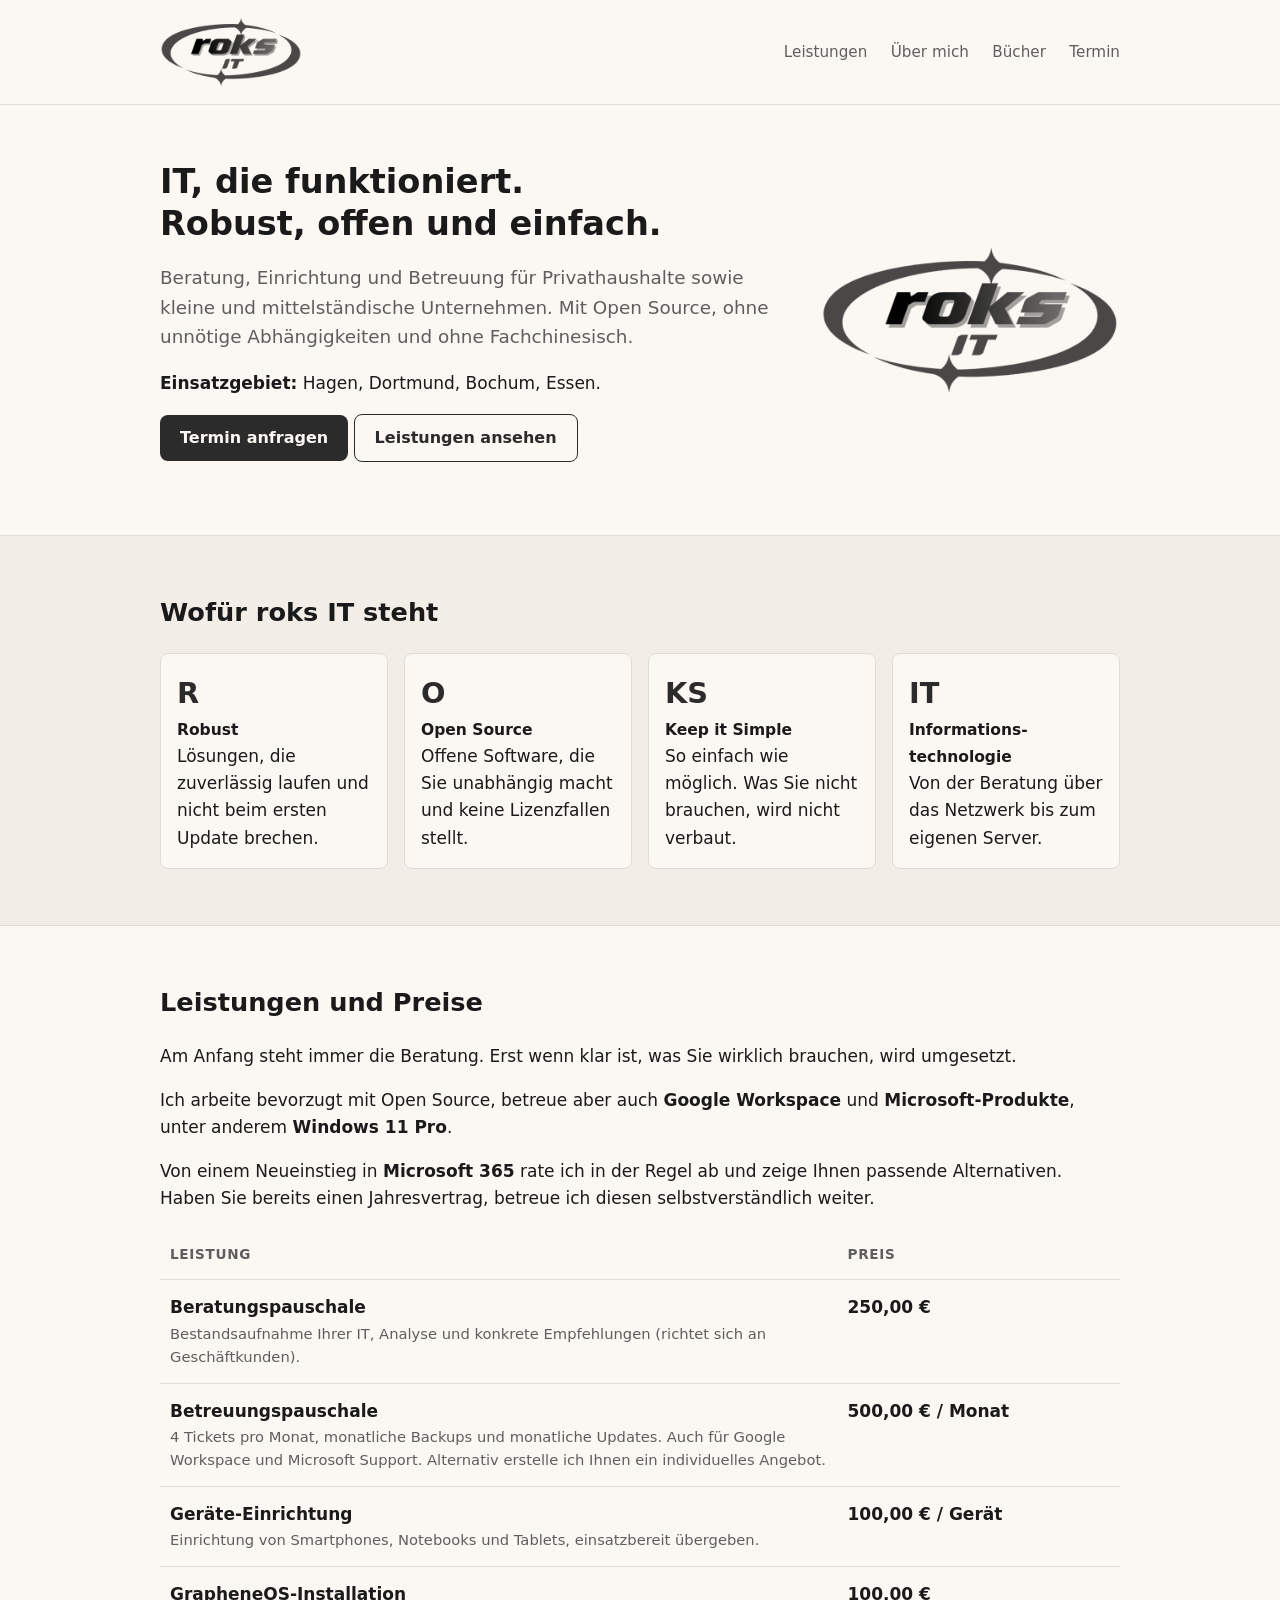
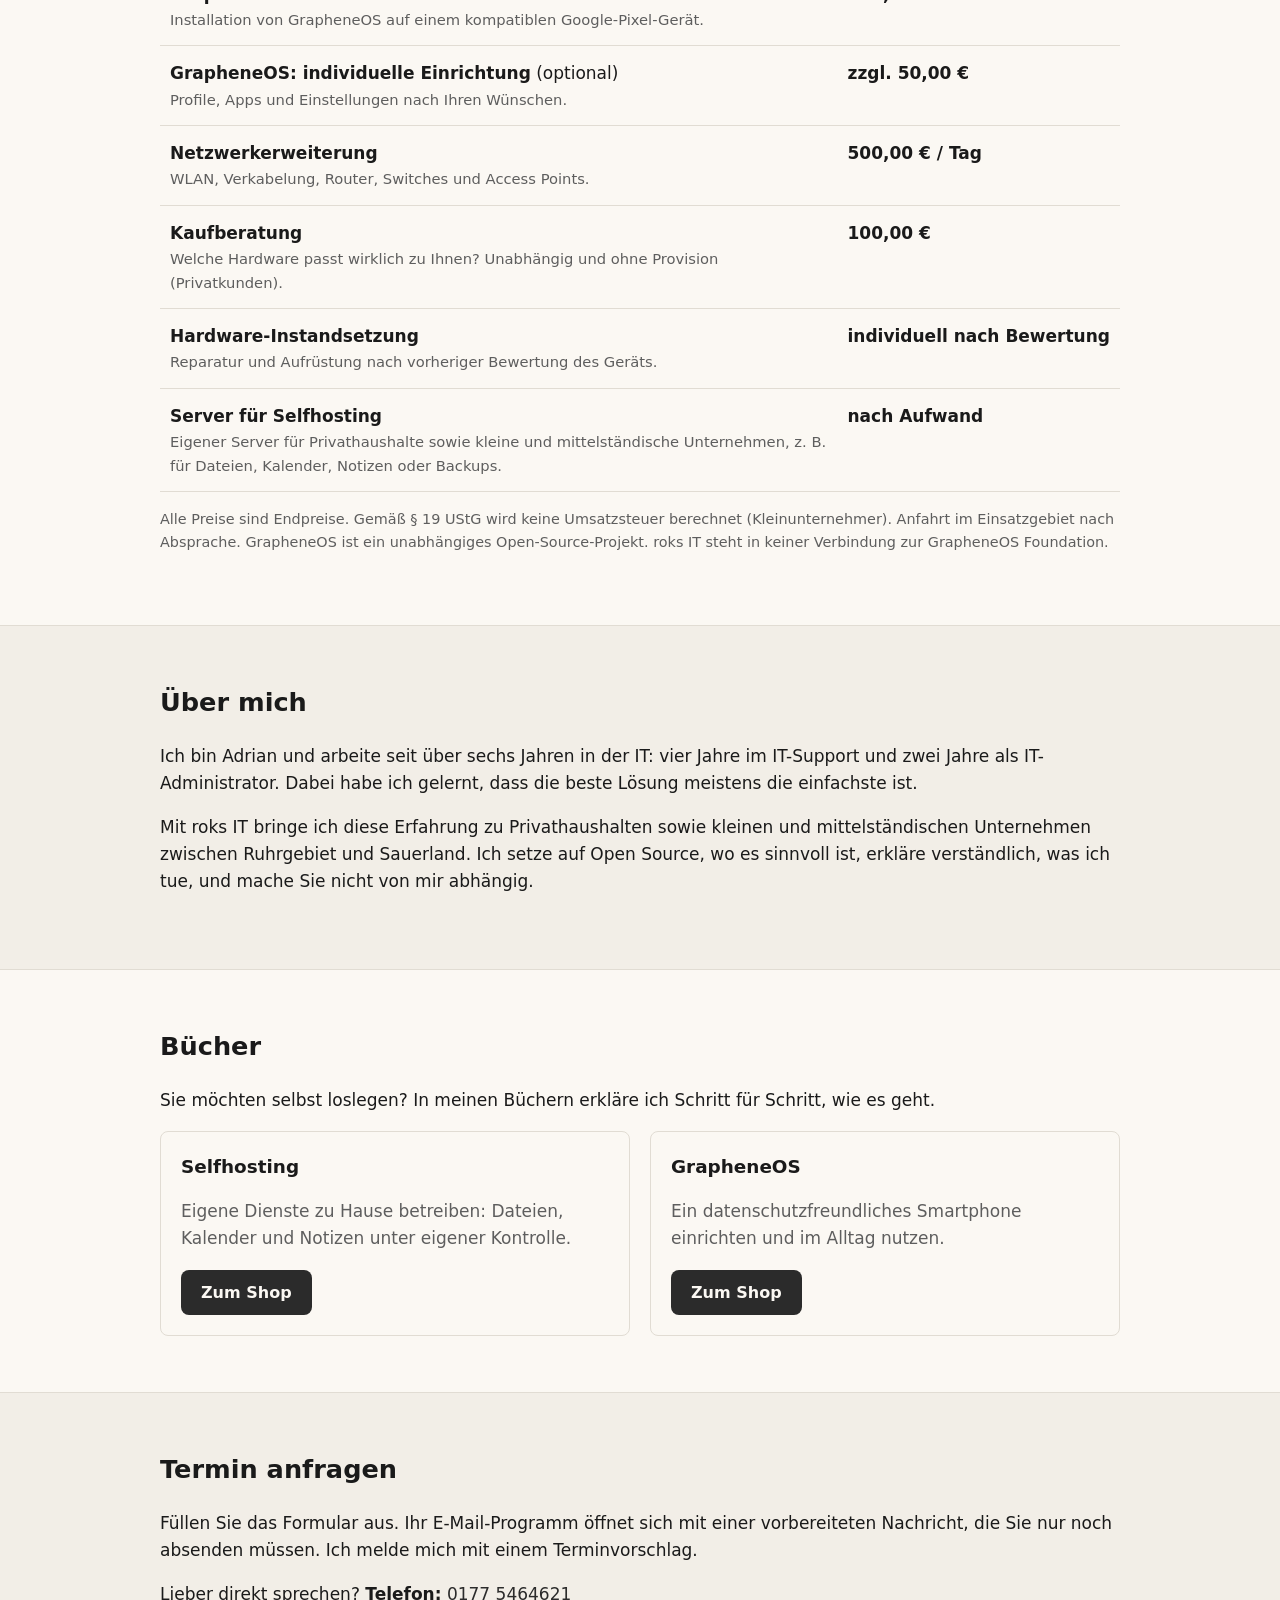
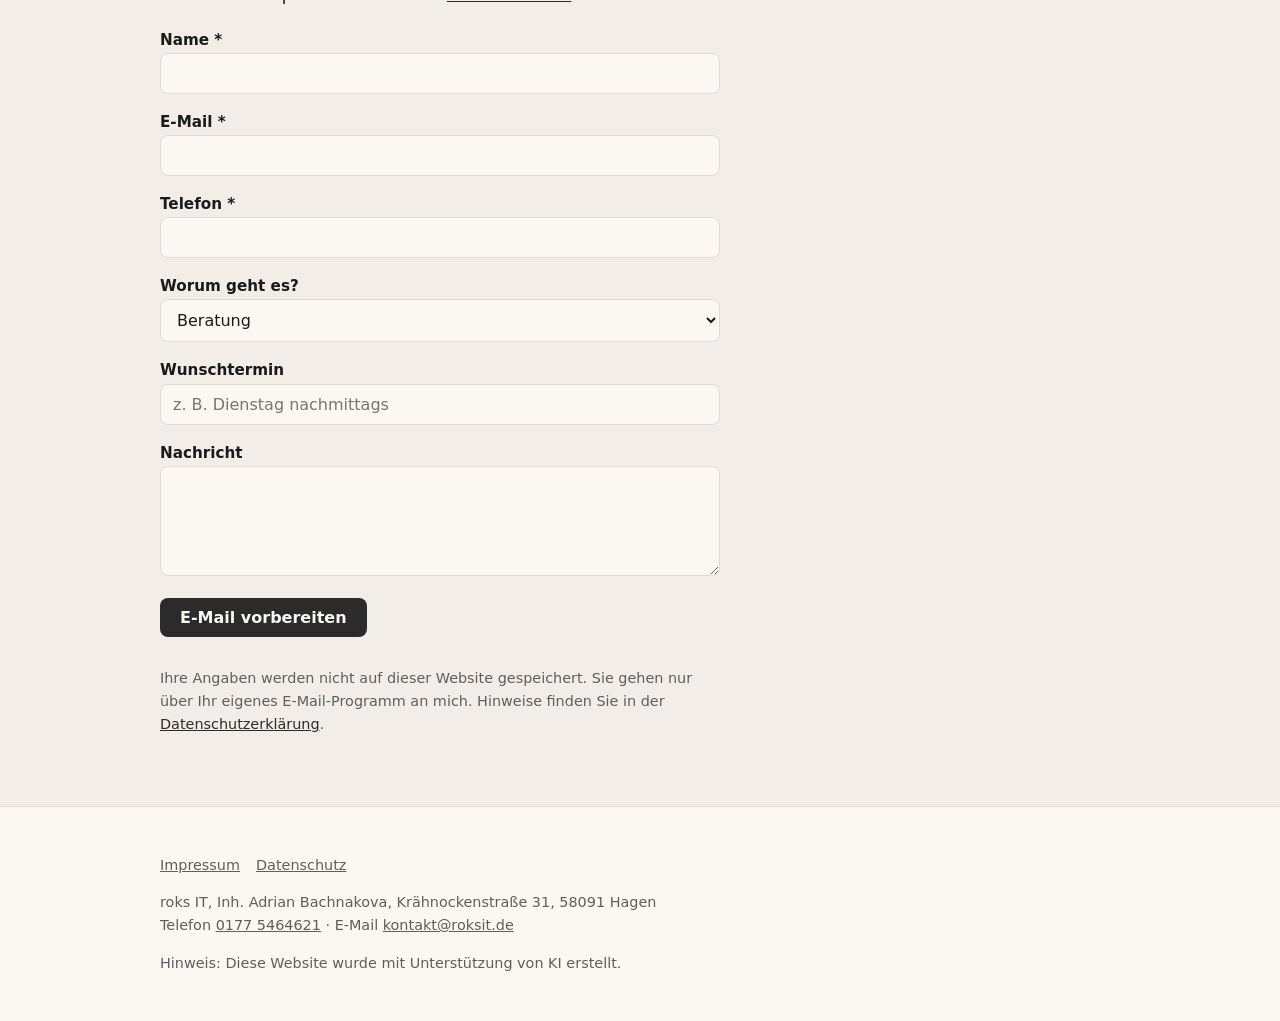
<file: public/index.html>
<!doctype html>
<html lang="de">
<head>
  <meta charset="utf-8">
  <meta name="viewport" content="width=device-width, initial-scale=1">
  <title>roks IT | Robuste, offene und einfache IT aus Hagen</title>
  <meta name="description" content="roks IT: IT-Beratung, Betreuung, Netzwerk, Geräteeinrichtung, GrapheneOS, Selfhosting, Google Workspace und Windows 11 Pro für Privathaushalte sowie kleine und mittelständische Unternehmen in Hagen, Dortmund, Bochum, Essen und bis Lüdenscheid.">
  <link rel="icon" type="image/png" href="favicon.png">
  <link rel="stylesheet" href="style.css">
</head>
<body>

<header class="site">
  <div class="wrap">
    <a class="logo" href="#top"><img src="logo.png" alt="roks IT Logo" width="712" height="360"></a>
    <nav>
      <a href="#leistungen">Leistungen</a>
      <a href="#ueber-mich">Über mich</a>
      <a href="#buecher">Bücher</a>
      <a href="#termin">Termin</a>
    </nav>
  </div>
</header>

<main id="top">

  <!-- Einstieg -->
  <section>
    <div class="wrap hero">
      <div>
      <h1>IT, die funktioniert.<br>Robust, offen und einfach.</h1>
      <p class="lead">Beratung, Einrichtung und Betreuung für Privathaushalte sowie kleine und mittelständische Unternehmen. Mit Open Source, ohne unnötige Abhängigkeiten und ohne Fachchinesisch.</p>
      <p><strong>Einsatzgebiet:</strong> Hagen, Dortmund, Bochum, Essen.</p>
      <p>
        <a class="btn" href="#termin">Termin anfragen</a>
        <a class="btn secondary" href="#leistungen">Leistungen ansehen</a>
      </p>
      </div>
      <img class="hero-logo logo-img" src="logo.png" alt="" width="712" height="360">
    </div>
  </section>

  <!-- Namensbedeutung -->
  <section class="alt">
    <div class="wrap">
      <h2>Wofür roks IT steht</h2>
      <div class="acronym">
        <div><span class="letter">R</span><strong>Robust</strong><br>Lösungen, die zuverlässig laufen und nicht beim ersten Update brechen.</div>
        <div><span class="letter">O</span><strong>Open Source</strong><br>Offene Software, die Sie unabhängig macht und keine Lizenzfallen stellt.</div>
        <div><span class="letter">KS</span><strong>Keep it Simple</strong><br>So einfach wie möglich. Was Sie nicht brauchen, wird nicht verbaut.</div>
        <div><span class="letter">IT</span><strong>Informations&shy;technologie</strong><br>Von der Beratung über das Netzwerk bis zum eigenen Server.</div>
      </div>
    </div>
  </section>

  <!-- Leistungen und Preise -->
  <section id="leistungen">
    <div class="wrap">
      <h2>Leistungen und Preise</h2>
      <p>Am Anfang steht immer die Beratung. Erst wenn klar ist, was Sie wirklich brauchen, wird umgesetzt.</p>
      <p>Ich arbeite bevorzugt mit Open Source, betreue aber auch <strong>Google Workspace</strong> und <strong>Microsoft-Produkte</strong>, unter anderem <strong>Windows 11 Pro</strong>.</p>
      <p>Von einem Neueinstieg in <strong>Microsoft 365</strong> rate ich in der Regel ab und zeige Ihnen passende Alternativen. Haben Sie bereits einen Jahresvertrag, betreue ich diesen selbstverständlich weiter.</p>

      <table class="prices">
        <thead>
          <tr><th>Leistung</th><th>Preis</th></tr>
        </thead>
        <tbody>
          <tr>
            <td><strong>Beratungspauschale</strong>
              <span class="desc">Bestandsaufnahme Ihrer IT, Analyse und konkrete Empfehlungen (richtet sich an Geschäftkunden).</span></td>
            <td class="price">250,00 €</td>
          </tr>
          <tr>
            <td><strong>Betreuungspauschale</strong>
              <span class="desc">4 Tickets pro Monat, monatliche Backups und monatliche Updates. Auch für Google Workspace und Microsoft Support. Alternativ erstelle ich Ihnen ein individuelles Angebot.</span></td>
            <td class="price">500,00 € / Monat</td>
          </tr>
          <tr>
            <td><strong>Geräte-Einrichtung</strong>
              <span class="desc">Einrichtung von Smartphones, Notebooks und Tablets, einsatzbereit übergeben.</span></td>
            <td class="price">100,00 € / Gerät</td>
          </tr>
          <tr>
            <td><strong>GrapheneOS-Installation</strong>
              <span class="desc">Installation von GrapheneOS auf einem kompatiblen Google-Pixel-Gerät.</span></td>
            <td class="price">100,00 €</td>
          </tr>
          <tr>
            <td><strong>GrapheneOS: individuelle Einrichtung</strong> (optional)
              <span class="desc">Profile, Apps und Einstellungen nach Ihren Wünschen.</span></td>
            <td class="price">zzgl. 50,00 €</td>
          </tr>
          <tr>
            <td><strong>Netzwerkerweiterung</strong>
              <span class="desc">WLAN, Verkabelung, Router, Switches und Access Points.</span></td>
            <td class="price">500,00 € / Tag</td>
          </tr>
          <tr>
            <td><strong>Kaufberatung</strong>
              <span class="desc">Welche Hardware passt wirklich zu Ihnen? Unabhängig und ohne Provision (Privatkunden).</span></td>
            <td class="price">100,00 €</td>
          </tr>
          <tr>
            <td><strong>Hardware-Instandsetzung</strong>
              <span class="desc">Reparatur und Aufrüstung nach vorheriger Bewertung des Geräts.</span></td>
            <td class="price">individuell nach Bewertung</td>
          </tr>
          <tr>
            <td><strong>Server für Selfhosting</strong>
              <span class="desc">Eigener Server für Privathaushalte sowie kleine und mittelständische Unternehmen, z. B. für Dateien, Kalender, Notizen oder Backups.</span></td>
            <td class="price">nach Aufwand</td>
          </tr>
        </tbody>
      </table>

      <p class="note">Alle Preise sind Endpreise. Gemäß § 19 UStG wird keine Umsatzsteuer berechnet (Kleinunternehmer). Anfahrt im Einsatzgebiet nach Absprache. GrapheneOS ist ein unabhängiges Open-Source-Projekt. roks IT steht in keiner Verbindung zur GrapheneOS Foundation.</p>
    </div>
  </section>

  <!-- Über mich -->
  <section id="ueber-mich" class="alt">
    <div class="wrap">
      <h2>Über mich</h2>
      <p>Ich bin Adrian und arbeite seit über sechs Jahren in der IT: vier Jahre im IT-Support und zwei Jahre als IT-Administrator. Dabei habe ich gelernt, dass die beste Lösung meistens die einfachste ist.</p>
      <p>Mit roks IT bringe ich diese Erfahrung zu Privathaushalten sowie kleinen und mittelständischen Unternehmen zwischen Ruhrgebiet und Sauerland. Ich setze auf Open Source, wo es sinnvoll ist, erkläre verständlich, was ich tue, und mache Sie nicht von mir abhängig.</p>
    </div>
  </section>

  <!-- Bücher -->
  <section id="buecher">
    <div class="wrap">
      <h2>Bücher</h2>
      <p>Sie möchten selbst loslegen? In meinen Büchern erkläre ich Schritt für Schritt, wie es geht.</p>
      <div class="cards">
        <div class="card">
          <h3>Selfhosting</h3>
          <p>Eigene Dienste zu Hause betreiben: Dateien, Kalender und Notizen unter eigener Kontrolle.</p>
          <!-- Link zum Shop eintragen -->
          <a class="btn" href="#">Zum Shop</a>
        </div>
        <div class="card">
          <h3>GrapheneOS</h3>
          <p>Ein datenschutzfreundliches Smartphone einrichten und im Alltag nutzen.</p>
          <!-- Link zum Shop eintragen -->
          <a class="btn" href="#">Zum Shop</a>
        </div>
      </div>
    </div>
  </section>

  <!-- Terminanfrage -->
  <section id="termin" class="alt">
    <div class="wrap">
      <h2>Termin anfragen</h2>
      <p>Füllen Sie das Formular aus. Ihr E-Mail-Programm öffnet sich mit einer vorbereiteten Nachricht, die Sie nur noch absenden müssen. Ich melde mich mit einem Terminvorschlag.</p>
      <p>Lieber direkt sprechen? <strong>Telefon:</strong> <a href="tel:+491775464621">0177 5464621</a></p>

      <form class="contact" id="terminForm">
        <div>
          <label for="name">Name *</label>
          <input id="name" name="name" type="text" required autocomplete="name">
        </div>
        <div>
          <label for="email">E-Mail *</label>
          <input id="email" name="email" type="email" required autocomplete="email">
        </div>
        <div>
          <label for="telefon">Telefon *</label>
          <input id="telefon" name="telefon" type="tel" required autocomplete="tel">
        </div>
        <div>
          <label for="leistung">Worum geht es?</label>
          <select id="leistung" name="leistung">
            <option>Beratung</option>
            <option>Betreuung</option>
            <option>Geräte-Einrichtung</option>
            <option>GrapheneOS</option>
            <option>Netzwerk</option>
            <option>Kaufberatung</option>
            <option>Hardware-Instandsetzung</option>
            <option>Selfhosting-Server</option>
            <option>Sonstiges</option>
          </select>
        </div>
        <div>
          <label for="wunschtermin">Wunschtermin</label>
          <input id="wunschtermin" name="wunschtermin" type="text" placeholder="z. B. Dienstag nachmittags">
        </div>
        <div>
          <label for="nachricht">Nachricht</label>
          <textarea id="nachricht" name="nachricht"></textarea>
        </div>
        <div>
          <button class="btn" type="submit">E-Mail vorbereiten</button>
        </div>
        <p class="note">Ihre Angaben werden nicht auf dieser Website gespeichert. Sie gehen nur über Ihr eigenes E-Mail-Programm an mich. Hinweise finden Sie in der <a href="datenschutz.html">Datenschutzerklärung</a>.</p>
      </form>
    </div>
  </section>

</main>

<footer class="site">
  <div class="wrap">
    <p class="links"><a href="impressum.html">Impressum</a><a href="datenschutz.html">Datenschutz</a></p>
    <p>roks IT, Inh. Adrian Bachnakova, Krähnockenstraße 31, 58091 Hagen<br>Telefon <a href="tel:+491775464621">0177 5464621</a> · E-Mail <a href="mailto:kontakt@roksit.de">kontakt@roksit.de</a></p>
    <p>Hinweis: Diese Website wurde mit Unterstützung von KI erstellt.</p>
  </div>
</footer>

<script src="formular.js"></script>

</body>
</html>
</file>
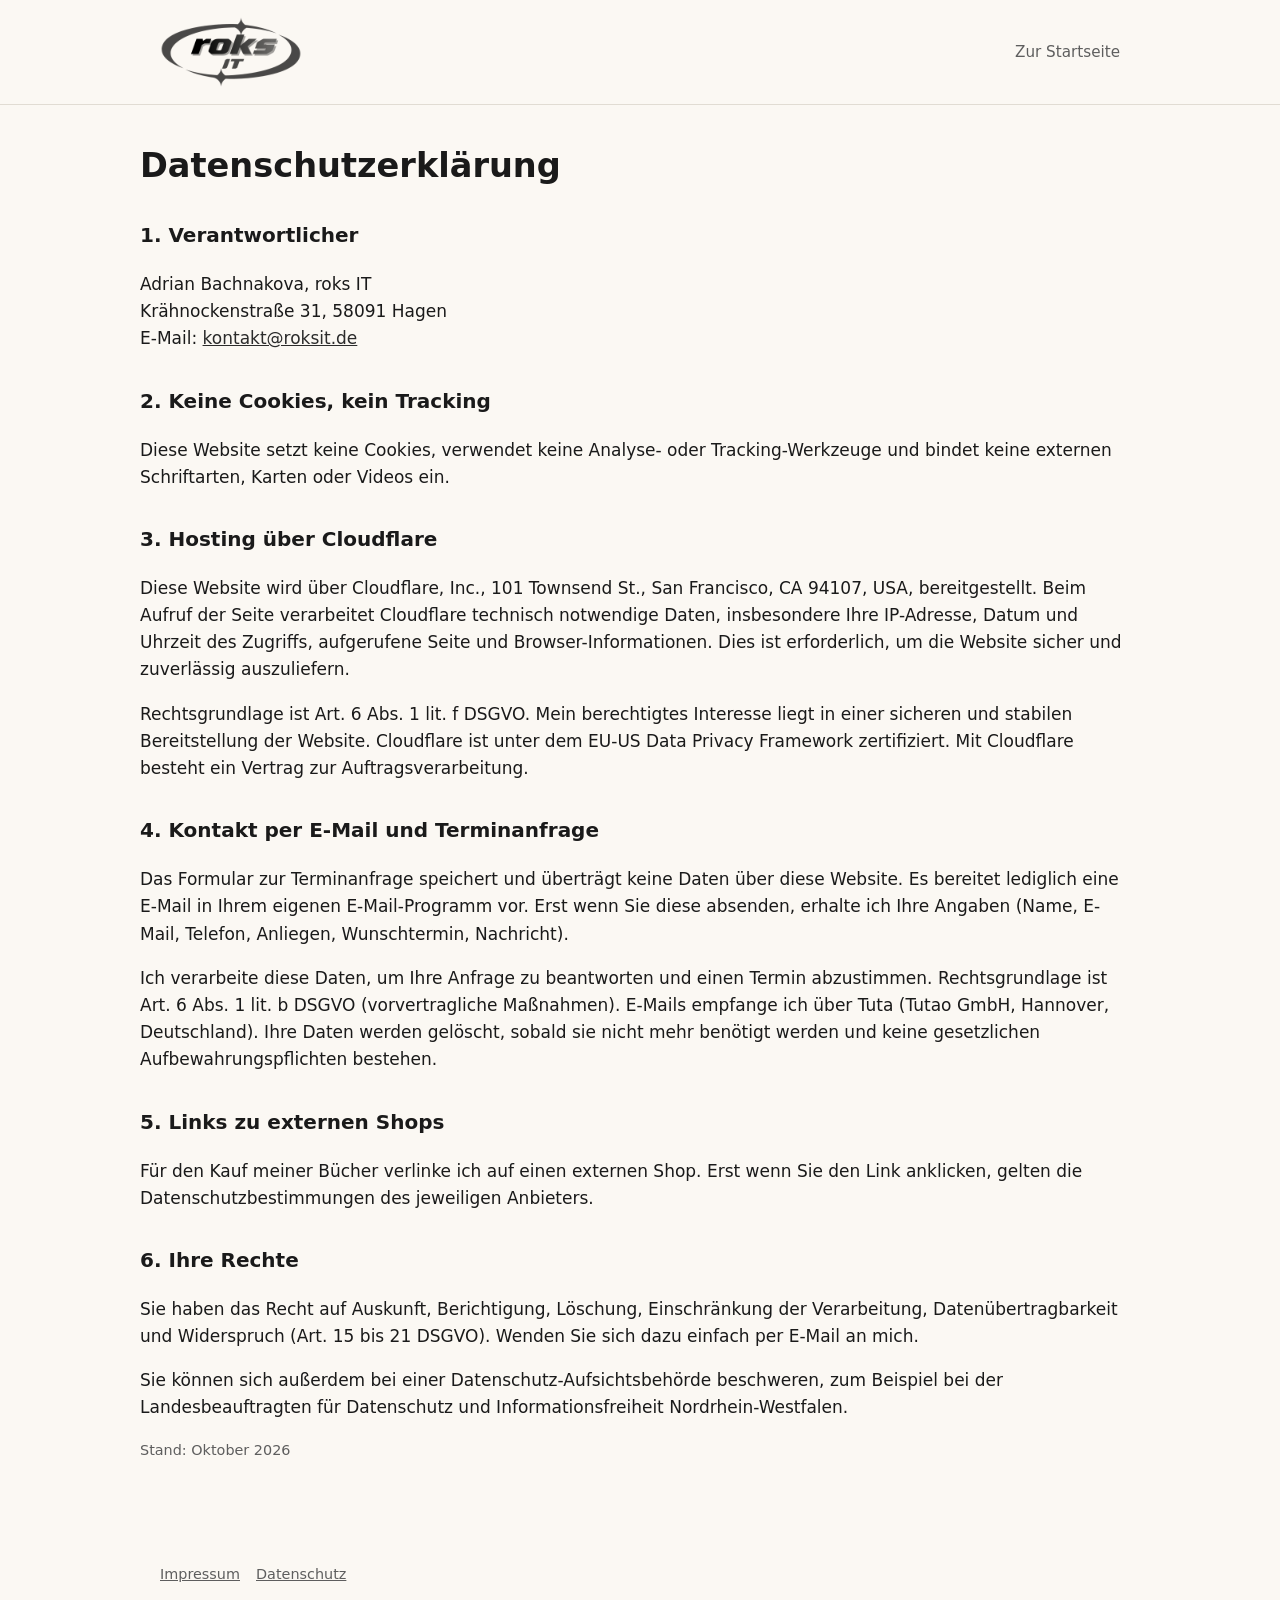
<file: public/datenschutz.html>
<!doctype html>
<html lang="de">
<head>
  <meta charset="utf-8">
  <meta name="viewport" content="width=device-width, initial-scale=1">
  <title>Datenschutz | roks IT</title>
  <meta name="robots" content="noindex">
  <link rel="icon" type="image/png" href="favicon.png">
  <link rel="stylesheet" href="style.css">
</head>
<body>

<header class="site">
  <div class="wrap">
    <a class="logo" href="index.html"><img src="logo.png" alt="roks IT Logo" width="712" height="360"></a>
    <nav><a href="index.html">Zur Startseite</a></nav>
  </div>
</header>

<!--
  VORLAGE: Bitte vor Veröffentlichung prüfen bzw. mit einem Generator
  (z. B. Dr. Schwenke oder eRecht24) abgleichen. Keine Rechtsberatung.
-->
<main class="wrap legal">
  <h1>Datenschutzerklärung</h1>

  <h2>1. Verantwortlicher</h2>
  <p>Adrian Bachnakova, roks IT<br>
  Krähnockenstraße 31, 58091 Hagen<br>
  E-Mail: <a href="mailto:bachnakova@roksit.de">kontakt@roksit.de</a></p>

  <h2>2. Keine Cookies, kein Tracking</h2>
  <p>Diese Website setzt keine Cookies, verwendet keine Analyse- oder Tracking-Werkzeuge und bindet keine externen Schriftarten, Karten oder Videos ein.</p>

  <h2>3. Hosting über Cloudflare</h2>
  <p>Diese Website wird über Cloudflare, Inc., 101 Townsend St., San Francisco, CA 94107, USA, bereitgestellt. Beim Aufruf der Seite verarbeitet Cloudflare technisch notwendige Daten, insbesondere Ihre IP-Adresse, Datum und Uhrzeit des Zugriffs, aufgerufene Seite und Browser-Informationen. Dies ist erforderlich, um die Website sicher und zuverlässig auszuliefern.</p>
  <p>Rechtsgrundlage ist Art. 6 Abs. 1 lit. f DSGVO. Mein berechtigtes Interesse liegt in einer sicheren und stabilen Bereitstellung der Website. Cloudflare ist unter dem EU-US Data Privacy Framework zertifiziert. Mit Cloudflare besteht ein Vertrag zur Auftragsverarbeitung.</p>

  <h2>4. Kontakt per E-Mail und Terminanfrage</h2>
  <p>Das Formular zur Terminanfrage speichert und überträgt keine Daten über diese Website. Es bereitet lediglich eine E-Mail in Ihrem eigenen E-Mail-Programm vor. Erst wenn Sie diese absenden, erhalte ich Ihre Angaben (Name, E-Mail, Telefon, Anliegen, Wunschtermin, Nachricht).</p>
  <p>Ich verarbeite diese Daten, um Ihre Anfrage zu beantworten und einen Termin abzustimmen. Rechtsgrundlage ist Art. 6 Abs. 1 lit. b DSGVO (vorvertragliche Maßnahmen). E-Mails empfange ich über Tuta (Tutao GmbH, Hannover, Deutschland). Ihre Daten werden gelöscht, sobald sie nicht mehr benötigt werden und keine gesetzlichen Aufbewahrungspflichten bestehen.</p>

  <h2>5. Links zu externen Shops</h2>
  <p>Für den Kauf meiner Bücher verlinke ich auf einen externen Shop. Erst wenn Sie den Link anklicken, gelten die Datenschutzbestimmungen des jeweiligen Anbieters.</p>

  <h2>6. Ihre Rechte</h2>
  <p>Sie haben das Recht auf Auskunft, Berichtigung, Löschung, Einschränkung der Verarbeitung, Datenübertragbarkeit und Widerspruch (Art. 15 bis 21 DSGVO). Wenden Sie sich dazu einfach per E-Mail an mich.</p>
  <p>Sie können sich außerdem bei einer Datenschutz-Aufsichtsbehörde beschweren, zum Beispiel bei der Landesbeauftragten für Datenschutz und Informationsfreiheit Nordrhein-Westfalen.</p>

  <p class="note">Stand: Oktober 2026</p>
</main>

<footer class="site">
  <div class="wrap">
    <p class="links"><a href="impressum.html">Impressum</a><a href="datenschutz.html">Datenschutz</a></p>
  </div>
</footer>

</body>
</html>
</file>
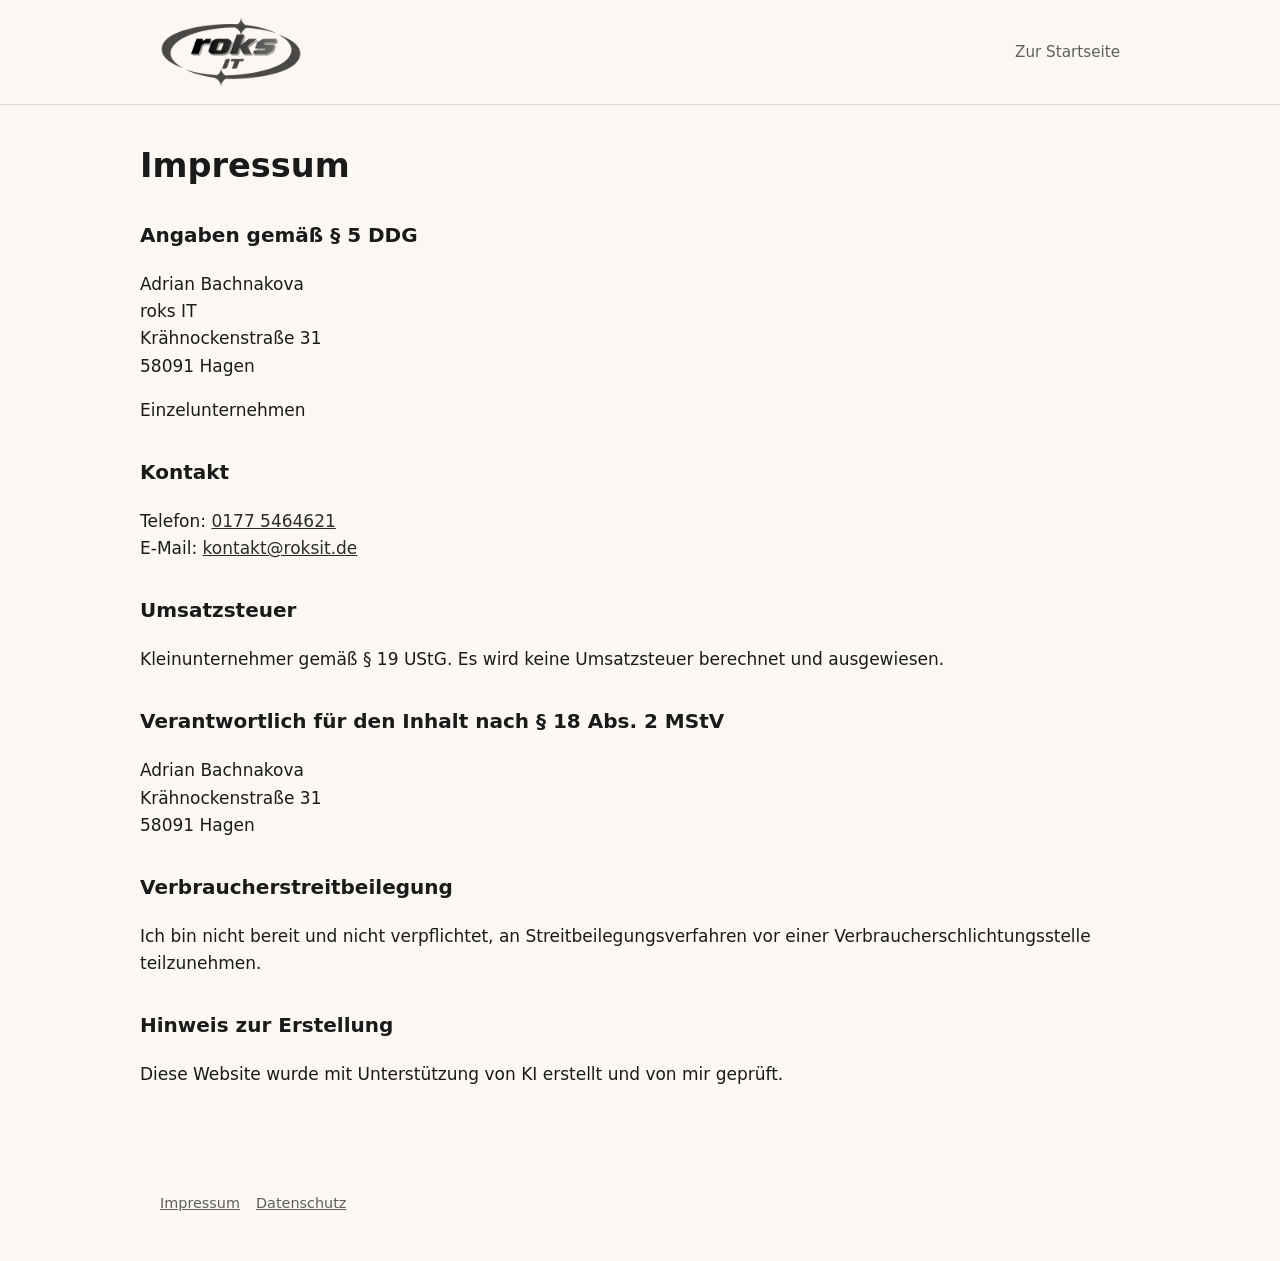
<file: public/impressum.html>
<!doctype html>
<html lang="de">
<head>
  <meta charset="utf-8">
  <meta name="viewport" content="width=device-width, initial-scale=1">
  <title>Impressum | roks IT</title>
  <meta name="robots" content="noindex">
  <link rel="icon" type="image/png" href="favicon.png">
  <link rel="stylesheet" href="style.css">
</head>
<body>

<header class="site">
  <div class="wrap">
    <a class="logo" href="index.html"><img src="logo.png" alt="roks IT Logo" width="712" height="360"></a>
    <nav><a href="index.html">Zur Startseite</a></nav>
  </div>
</header>

<main class="wrap legal">
  <h1>Impressum</h1>

  <h2>Angaben gemäß § 5 DDG</h2>
  <p>Adrian Bachnakova<br>
  roks IT<br>
  Krähnockenstraße 31<br>
  58091 Hagen</p>
  <p>Einzelunternehmen</p>

  <h2>Kontakt</h2>
  <p>Telefon: <a href="tel:+491775464621">0177 5464621</a><br>
  E-Mail: <a href="mailto:bachnakova@roksit.de">kontakt@roksit.de</a></p>

  <h2>Umsatzsteuer</h2>
  <p>Kleinunternehmer gemäß § 19 UStG. Es wird keine Umsatzsteuer berechnet und ausgewiesen.</p>
  <!-- Sobald das Finanzamt eine Wirtschafts-Identifikationsnummer (W-IdNr.) vergibt, hier ergänzen:
  <p>Wirtschafts-Identifikationsnummer: DE...</p> -->

  <h2>Verantwortlich für den Inhalt nach § 18 Abs. 2 MStV</h2>
  <p>Adrian Bachnakova<br>
  Krähnockenstraße 31<br>
  58091 Hagen</p>

  <h2>Verbraucherstreitbeilegung</h2>
  <p>Ich bin nicht bereit und nicht verpflichtet, an Streitbeilegungsverfahren vor einer Verbraucherschlichtungsstelle teilzunehmen.</p>

  <h2>Hinweis zur Erstellung</h2>
  <p>Diese Website wurde mit Unterstützung von KI erstellt und von mir geprüft.</p>
</main>

<footer class="site">
  <div class="wrap">
    <p class="links"><a href="impressum.html">Impressum</a><a href="datenschutz.html">Datenschutz</a></p>
  </div>
</footer>

</body>
</html>
</file>
<file: public/style.css>
:root {
  --bg: #fbf8f3;
  --bg-alt: #f2eee7;
  --text: #1a1a1a;
  --muted: #5e5e5e;
  --border: #e1dcd3;
  --accent: #2b2b2b;
  --accent-text: #fbf8f3;
  --radius: 8px;
  color-scheme: light dark;
}

@media (prefers-color-scheme: dark) {
  :root {
    --bg: #161616;
    --bg-alt: #1f1f1f;
    --text: #ececec;
    --muted: #a6a6a6;
    --border: #323232;
    --accent: #e8e8e8;
    --accent-text: #161616;
  }
  .logo img, .logo-img { filter: invert(1); }
}

* { box-sizing: border-box; }

html { scroll-behavior: auto; }

body {
  margin: 0;
  background: var(--bg);
  color: var(--text);
  font-family: system-ui, -apple-system, "Segoe UI", Roboto, "Helvetica Neue", Arial, sans-serif;
  font-size: 17px;
  line-height: 1.6;
}

.wrap {
  max-width: 1000px;
  margin: 0 auto;
  padding: 0 20px;
}

a { color: var(--accent); }

/* Kopfbereich */
header.site {
  border-bottom: 1px solid var(--border);
}
header.site .wrap {
  display: flex;
  flex-wrap: wrap;
  align-items: center;
  justify-content: space-between;
  gap: 12px;
  padding-top: 16px;
  padding-bottom: 16px;
}
.logo { display: inline-block; line-height: 0; }
.logo img { height: 72px; width: auto; display: block; }

.hero {
  display: grid;
  grid-template-columns: 1fr 300px;
  gap: 40px;
  align-items: center;
}
.hero-logo { width: 100%; height: auto; }
@media (max-width: 800px) {
  .hero { grid-template-columns: 1fr; }
  .hero-logo { display: none; }
}
nav a {
  margin-left: 18px;
  text-decoration: none;
  color: var(--muted);
  font-size: 0.95rem;
}
nav a:first-child { margin-left: 0; }
nav a:hover { color: var(--text); }

/* Abschnitte */
section { padding: 56px 0; border-bottom: 1px solid var(--border); }
section.alt { background: var(--bg-alt); }
h1 { font-size: 2.1rem; line-height: 1.25; margin: 0 0 16px; }
h2 { font-size: 1.6rem; margin: 0 0 20px; }
h3 { font-size: 1.15rem; margin: 0 0 8px; }
p.lead { font-size: 1.15rem; color: var(--muted); max-width: 680px; }

.btn {
  display: inline-block;
  background: var(--accent);
  color: var(--accent-text);
  padding: 10px 20px;
  border-radius: var(--radius);
  text-decoration: none;
  font-weight: 600;
  border: none;
  font-size: 1rem;
  font-family: inherit;
}
.btn.secondary {
  background: transparent;
  color: var(--accent);
  border: 1px solid var(--accent);
}

/* Akronym */
.acronym {
  display: grid;
  grid-template-columns: repeat(auto-fit, minmax(210px, 1fr));
  gap: 16px;
}
.acronym div {
  border: 1px solid var(--border);
  border-radius: var(--radius);
  padding: 16px;
  background: var(--bg);
  hyphens: auto;
  overflow-wrap: break-word;
}
.acronym strong { font-size: 0.97rem; }
.acronym .letter {
  font-size: 1.8rem;
  font-weight: 700;
  color: var(--accent);
  display: block;
}

/* Preistabelle */
.prices { width: 100%; border-collapse: collapse; }
.prices th, .prices td {
  text-align: left;
  padding: 14px 10px;
  border-bottom: 1px solid var(--border);
  vertical-align: top;
}
.prices th { font-size: 0.85rem; text-transform: uppercase; letter-spacing: 0.05em; color: var(--muted); }
.prices td.price { white-space: nowrap; font-weight: 600; }
.prices .gross { display: block; font-weight: 400; font-size: 0.85rem; color: var(--muted); }
.prices .desc { display: block; color: var(--muted); font-size: 0.92rem; }
.note { font-size: 0.9rem; color: var(--muted); margin-top: 16px; }

/* Karten */
.cards {
  display: grid;
  grid-template-columns: repeat(auto-fit, minmax(260px, 1fr));
  gap: 20px;
}
.card {
  border: 1px solid var(--border);
  border-radius: var(--radius);
  padding: 20px;
  background: var(--bg);
}
.card p { color: var(--muted); }

/* Formular */
form.contact { display: grid; gap: 14px; max-width: 560px; }
form.contact label { font-weight: 600; font-size: 0.95rem; }
form.contact input, form.contact textarea, form.contact select {
  width: 100%;
  padding: 10px 12px;
  border: 1px solid var(--border);
  border-radius: var(--radius);
  background: var(--bg);
  color: var(--text);
  font-size: 1rem;
  font-family: inherit;
}
form.contact textarea { min-height: 110px; resize: vertical; }

/* Fußbereich */
footer.site { padding: 32px 0; font-size: 0.9rem; color: var(--muted); }
footer.site a { color: var(--muted); }
footer.site .links a { margin-right: 16px; }

/* Rechtstexte */
.legal h2 { font-size: 1.25rem; margin-top: 32px; }
.legal { padding: 40px 0; }

@media (max-width: 640px) {
  h1 { font-size: 1.7rem; }
  section { padding: 40px 0; }
  .prices th:nth-child(2), .prices td.price { white-space: normal; }
}
</file>
